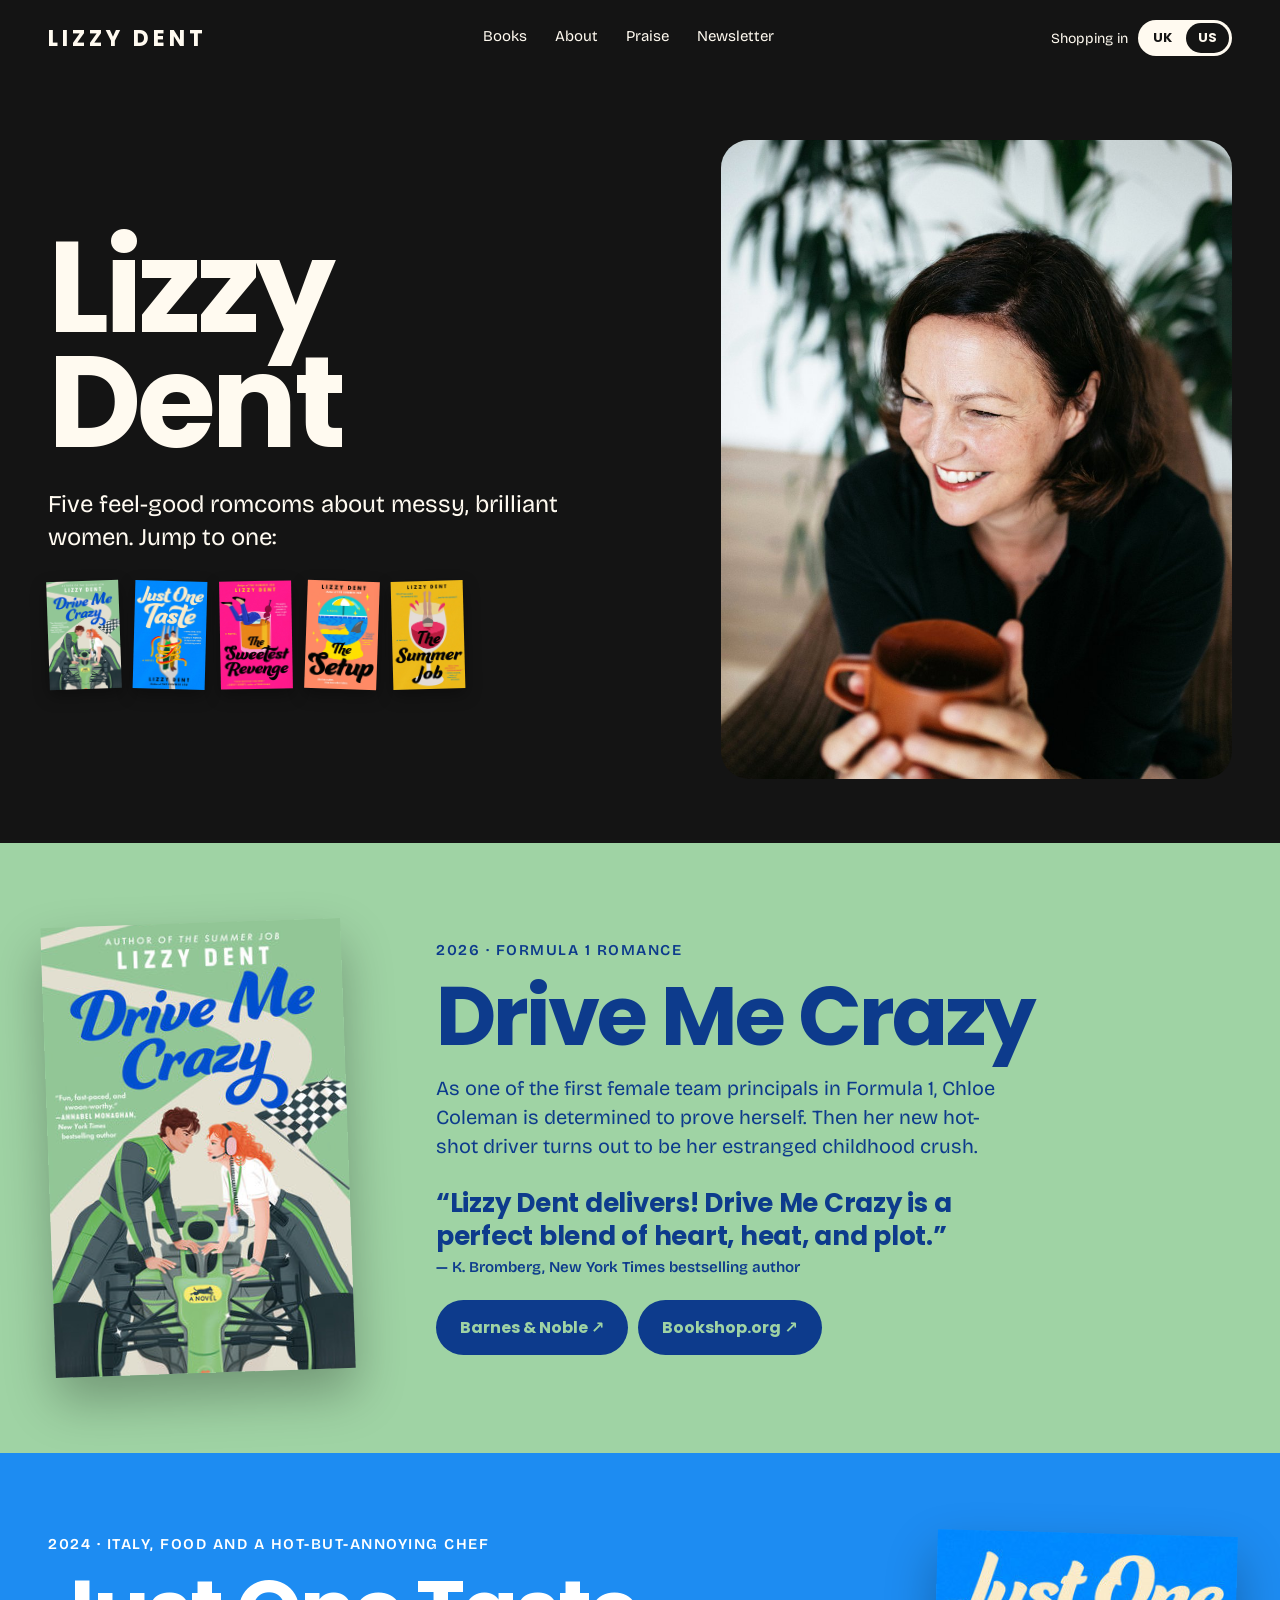
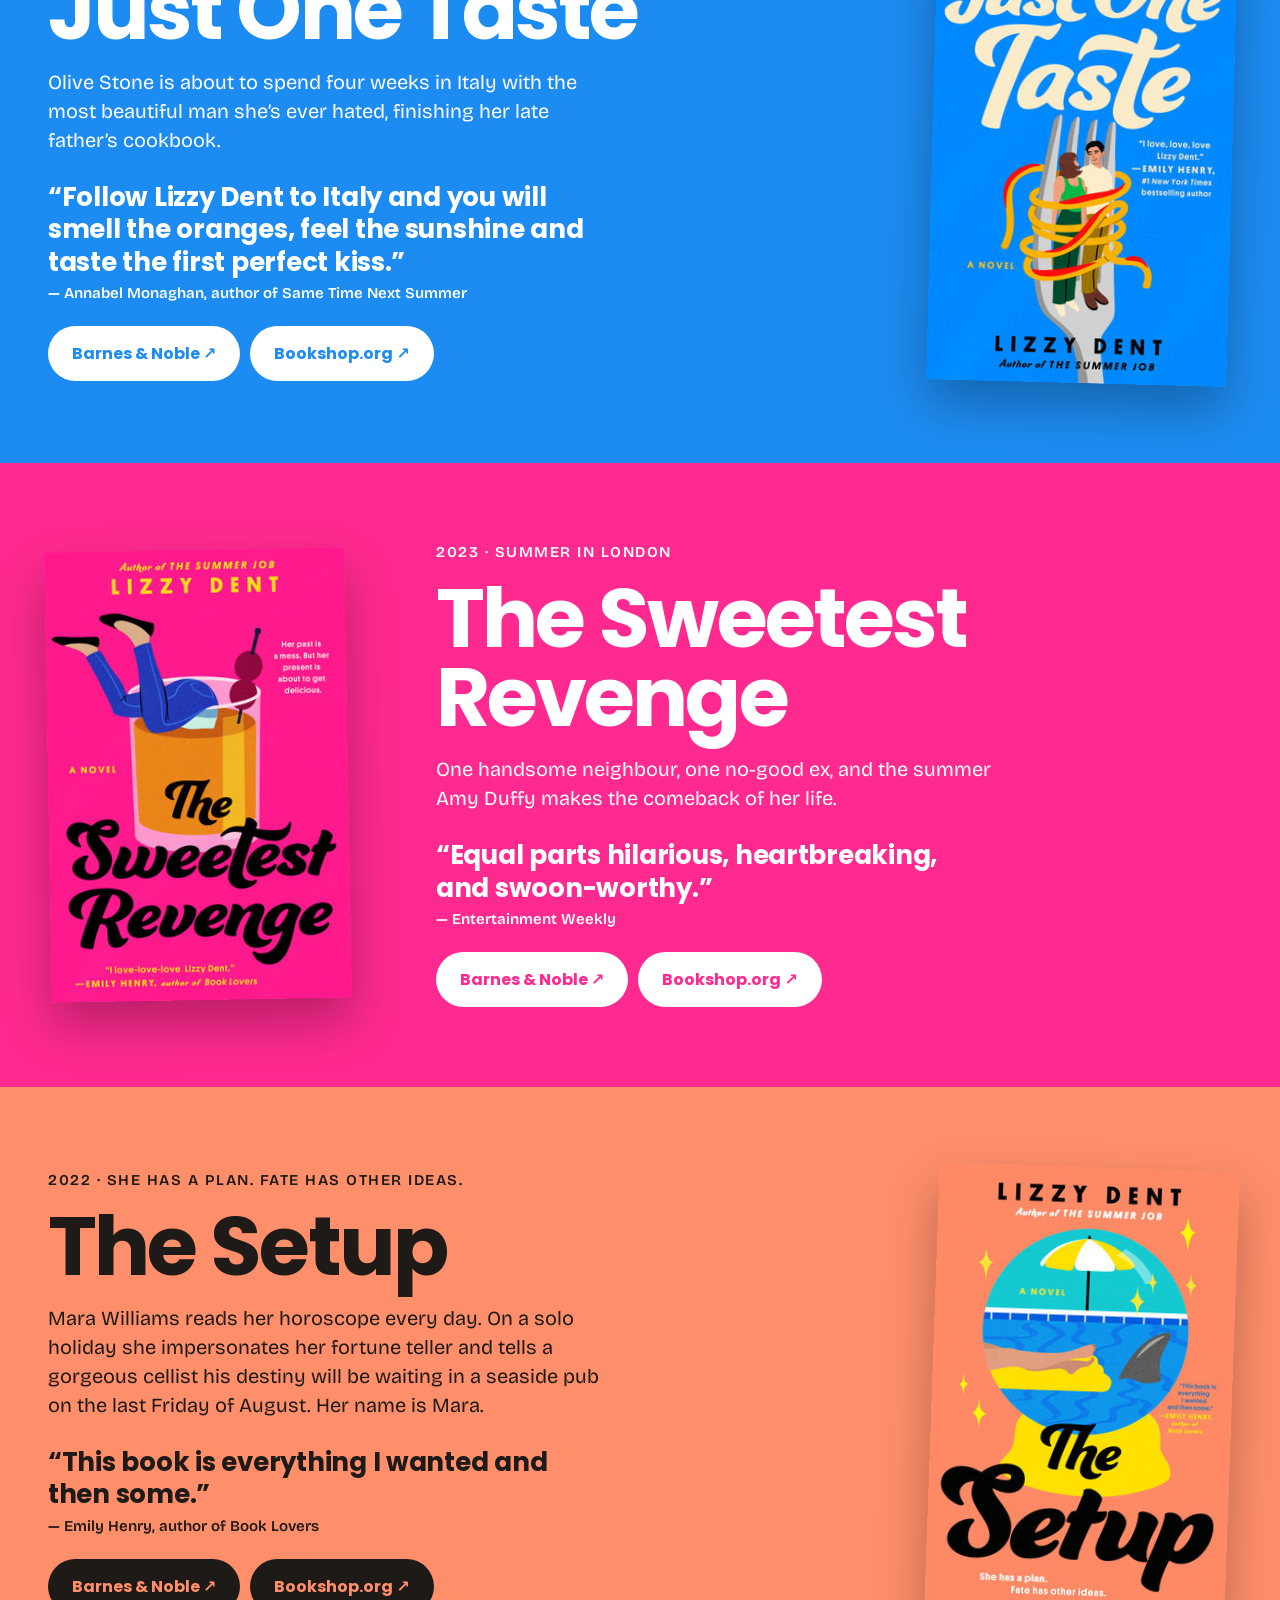
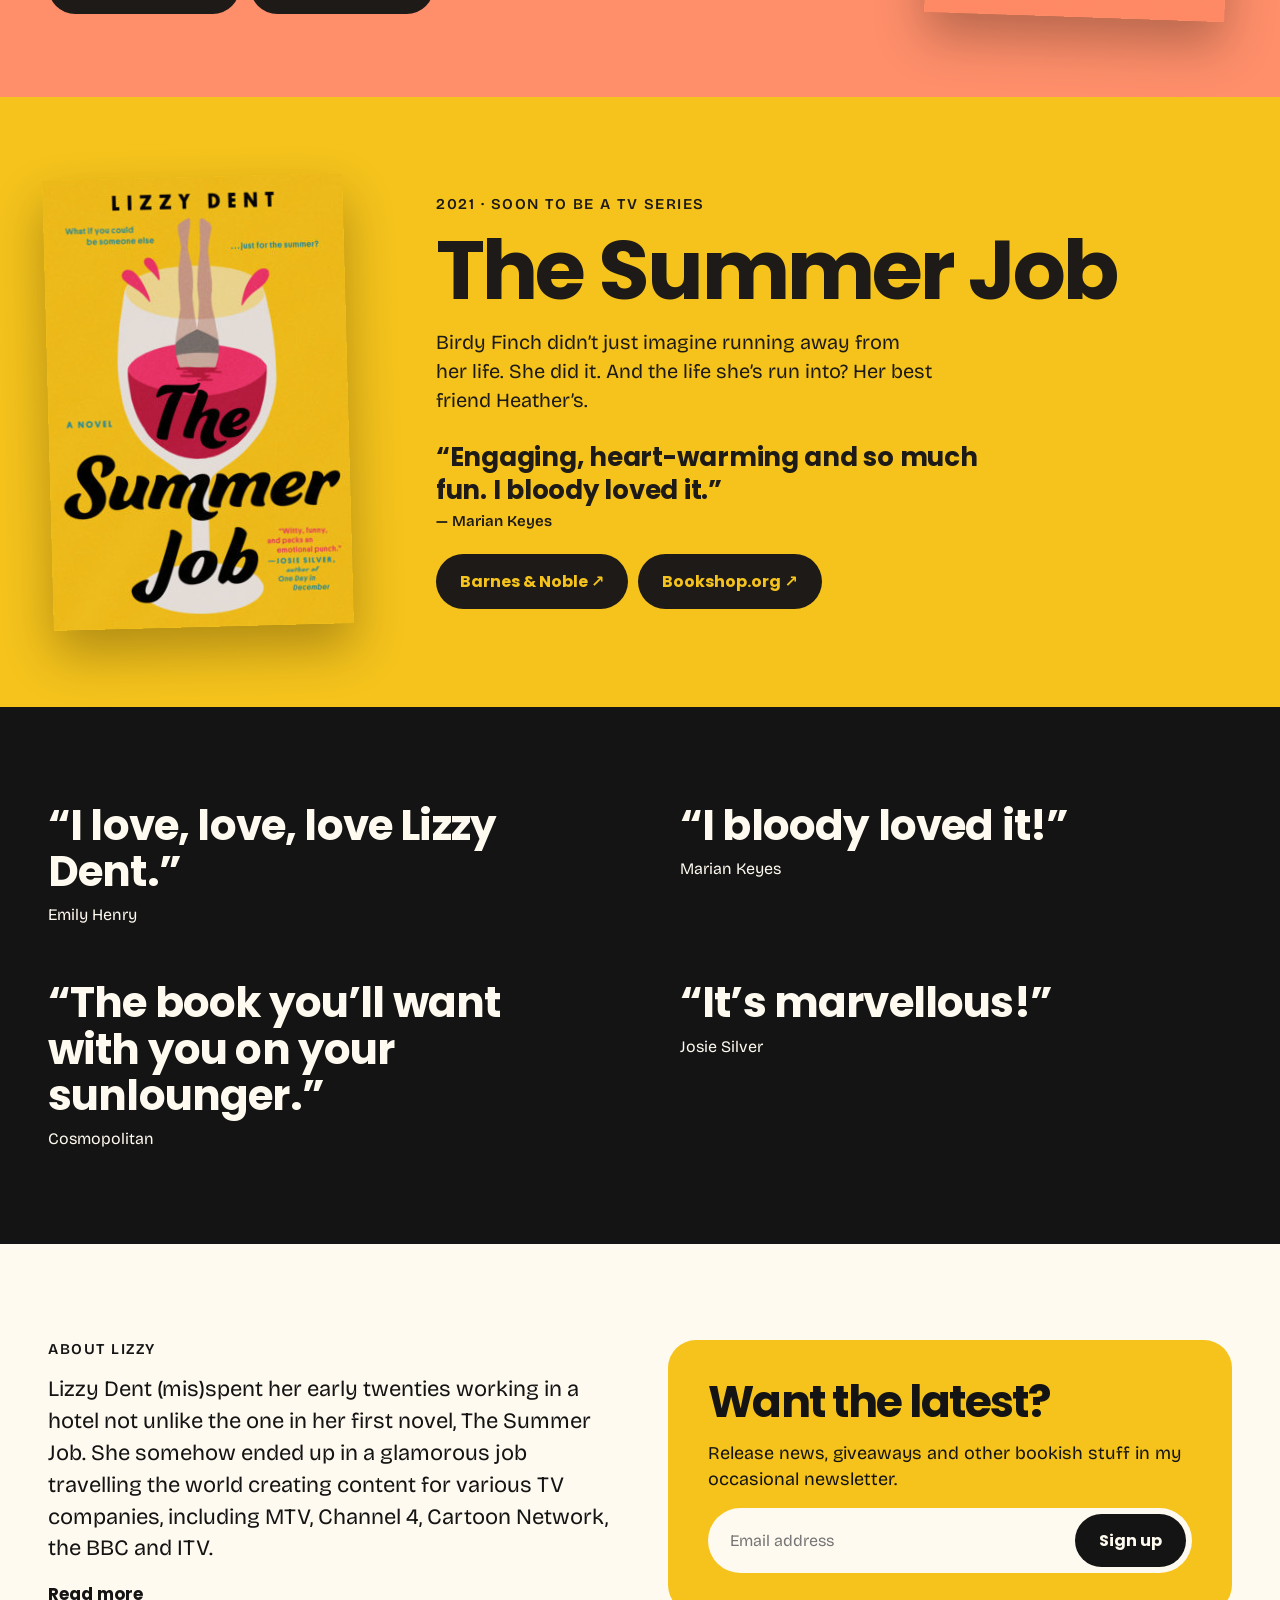
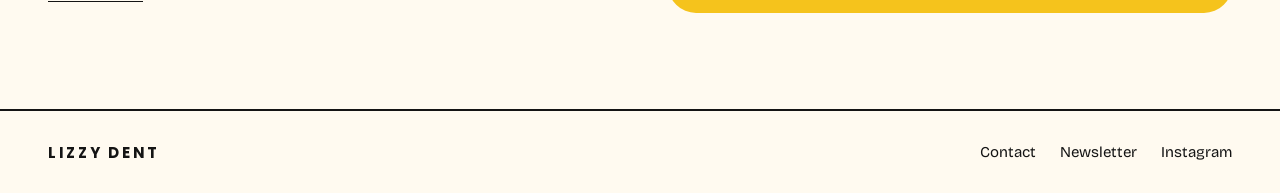
<file: index.html>
<!DOCTYPE html>
<html lang="en">
<head>
<meta charset="utf-8">
<meta name="viewport" content="width=device-width, initial-scale=1">
<title>Lizzy Dent</title>
<meta name="description" content="Lizzy Dent, author of Drive Me Crazy, Just One Taste, The Sweetest Revenge, The Setup and The Summer Job.">
<meta property="og:title" content="Lizzy Dent">
<meta property="og:description" content="Lizzy Dent, author of Drive Me Crazy, Just One Taste, The Sweetest Revenge, The Setup and The Summer Job.">
<meta property="og:image" content="https://www.lizzydent.com/assets/photo-cup.jpg">
<link rel="preconnect" href="https://fonts.googleapis.com">
<link rel="preconnect" href="https://fonts.gstatic.com" crossorigin>
<link href="https://fonts.googleapis.com/css2?family=Bricolage+Grotesque:opsz,wght@12..96,400;12..96,600&family=Poppins:wght@600;700&display=swap" rel="stylesheet">
<link rel="stylesheet" href="styles.css">
<link rel="icon" href="favicon.svg" type="image/svg+xml">
<meta name="theme-color" content="#141414">
<script>(function(){var r=null;try{r=localStorage.getItem('ld-region');}catch(e){}if(!r){r=(navigator.language||'').toLowerCase()==='en-us'?'US':'UK';}document.documentElement.dataset.region=r;})();</script>
</head>
<body data-page="home">
<header class="nav">
  <a class="logo" href="index.html">LIZZY DENT</a>
  <button class="menu-btn" aria-controls="site-nav">Menu</button>
  <nav class="links" id="site-nav">
    <a href="books.html" >Books</a>
    <a href="about.html" >About</a>
    <a href="praise.html" >Praise</a>
    <a href="newsletter.html" >Newsletter</a>
  </nav>
  <div class="region"><span>Shopping in</span><div class="switch"><button data-set-region="UK">UK</button><button data-set-region="US">US</button></div></div>
</header>
<main>

<section class="hero">
  <div class="hero-text">
    <h1>Lizzy<br>Dent</h1>
    <p>Five feel-good romcoms about messy, brilliant women. Jump to one:</p>
    <div class="mini"><a href="#book-0" style="transform:rotate(-2deg)"><img class=" uk" src="assets/uk-cover-drive-me-crazy.jpg" alt="Drive Me Crazy UK cover" ><img class=" us" src="assets/cover-drive-me-crazy.jpg" alt="Drive Me Crazy US cover" ></a><a href="#book-1" style="transform:rotate(1.5deg)"><img class=" uk" src="assets/uk-cover-just-one-taste.jpg" alt="Just One Taste UK cover" ><img class=" us" src="assets/cover-just-one-taste.jpg" alt="Just One Taste US cover" ></a><a href="#book-2" style="transform:rotate(-1deg)"><img class=" uk" src="assets/uk-cover-sweetest-revenge.png" alt="The Sweetest Revenge UK cover" ><img class=" us" src="assets/cover-sweetest-revenge.jpg" alt="The Sweetest Revenge US cover" ></a><a href="#book-3" style="transform:rotate(2deg)"><img class=" uk" src="assets/uk-cover-setup.jpg" alt="The Setup UK cover" ><img class=" us" src="assets/cover-setup.jpg" alt="The Setup US cover" ></a><a href="#book-4" style="transform:rotate(-1.5deg)"><img class=" uk" src="assets/uk-cover-summer-job.jpg" alt="The Summer Job UK cover" ><img class=" us" src="assets/cover-summer-job.jpg" alt="The Summer Job US cover" ></a></div>
  </div>
  <img class="hero-photo" src="assets/photo-cup.jpg" alt="Lizzy Dent">
</section>
<section class="band tint" id="book-0" style="--bg-uk:#e6a2c9;--ink-uk:#123a8f;--bg-us:#9fd3a4;--ink-us:#0d3b8c">
  <div class="band-cover" style="transform:rotate(-2deg)"><img class=" uk" src="assets/uk-cover-drive-me-crazy.jpg" alt="Drive Me Crazy UK cover" ><img class=" us" src="assets/cover-drive-me-crazy.jpg" alt="Drive Me Crazy US cover" ></div>
  <div class="band-text">
    <div class="eyebrow">2026 · Formula 1 romance</div>
    <h2>Drive Me Crazy</h2>
    <p class="blurb">As one of the first female team principals in Formula 1, Chloe Coleman is determined to prove herself. Then her new hot-shot driver turns out to be her estranged childhood crush.</p>
    <blockquote><p>“Lizzy Dent delivers! Drive Me Crazy is a perfect blend of heart, heat, and plot.”</p><cite>— K. Bromberg, New York Times bestselling author</cite></blockquote>
    <div class="buy uk"><a class="pill" href="https://www.amazon.co.uk/Drive-Me-Crazy-enemies-Formula-ebook/dp/B0GZ59N5JF?&amp;linkCode=sl2&amp;tag=pellerinbooks-21&amp;linkId=a5cf8221fe9ad056bc42409a5f89e475&amp;ref_=as_li_ss_tl" target="_blank" rel="noopener">Amazon ↗</a></div><div class="buy us"><a class="pill" href="https://www.barnesandnoble.com/w/drive-me-crazy-lizzy-dent/1147241819?ean=9798217045204" target="_blank" rel="noopener">Barnes &amp; Noble ↗</a><a class="pill" href="https://bookshop.org/search?keywords=Drive%20Me%20Crazy%20Lizzy%20Dent" target="_blank" rel="noopener">Bookshop.org ↗</a></div>
  </div>
</section>
<section class="band tint flip" id="book-1" style="--bg-uk:#16a6e6;--ink-uk:#ffffff;--bg-us:#1d8cf2;--ink-us:#ffffff">
  <div class="band-cover" style="transform:rotate(1.5deg)"><img class=" uk" src="assets/uk-cover-just-one-taste.jpg" alt="Just One Taste UK cover" ><img class=" us" src="assets/cover-just-one-taste.jpg" alt="Just One Taste US cover" ></div>
  <div class="band-text">
    <div class="eyebrow">2024 · Italy, food and a hot-but-annoying chef</div>
    <h2>Just One Taste</h2>
    <p class="blurb">Olive Stone is about to spend four weeks in Italy with the most beautiful man she’s ever hated, finishing her late father’s cookbook.</p>
    <blockquote><p>“Follow Lizzy Dent to Italy and you will smell the oranges, feel the sunshine and taste the first perfect kiss.”</p><cite>— Annabel Monaghan, author of Same Time Next Summer</cite></blockquote>
    <div class="buy uk"><a class="pill" href="https://www.amazon.co.uk/Just-One-Taste-enemies-lovers/dp/1807470822" target="_blank" rel="noopener">Amazon ↗</a></div><div class="buy us"><a class="pill" href="https://www.barnesandnoble.com/w/just-one-taste-lizzy-dent/1144231770?ean=9780593716038" target="_blank" rel="noopener">Barnes &amp; Noble ↗</a><a class="pill" href="https://bookshop.org/search?keywords=Just%20One%20Taste%20Lizzy%20Dent" target="_blank" rel="noopener">Bookshop.org ↗</a></div>
  </div>
</section>
<section class="band tint" id="book-2" style="--bg-uk:#ff2a8f;--ink-uk:#ffffff;--bg-us:#ff2a8f;--ink-us:#ffffff">
  <div class="band-cover" style="transform:rotate(-1deg)"><img class=" uk" src="assets/uk-cover-sweetest-revenge.png" alt="The Sweetest Revenge UK cover" ><img class=" us" src="assets/cover-sweetest-revenge.jpg" alt="The Sweetest Revenge US cover" ></div>
  <div class="band-text">
    <div class="eyebrow">2023 · Summer in London</div>
    <h2>The Sweetest Revenge</h2>
    <p class="blurb">One handsome neighbour, one no-good ex, and the summer Amy Duffy makes the comeback of her life.</p>
    <blockquote><p>“Equal parts hilarious, heartbreaking, and swoon-worthy.”</p><cite>— Entertainment Weekly</cite></blockquote>
    <div class="buy uk"><a class="pill" href="https://www.waterstones.com/book/the-sweetest-revenge/lizzy-dent/9780593545478" target="_blank" rel="noopener">Waterstones ↗</a><a class="pill" href="https://uk.bookshop.org/search?keywords=The%20Sweetest%20Revenge%20Lizzy%20Dent" target="_blank" rel="noopener">Bookshop.org ↗</a></div><div class="buy us"><a class="pill" href="https://www.barnesandnoble.com/w/the-sweetest-revenge-lizzy-dent/1142242257?ean=9780593545478" target="_blank" rel="noopener">Barnes &amp; Noble ↗</a><a class="pill" href="https://bookshop.org/search?keywords=The%20Sweetest%20Revenge%20Lizzy%20Dent" target="_blank" rel="noopener">Bookshop.org ↗</a></div>
  </div>
</section>
<section class="band tint flip" id="book-3" style="--bg-uk:#4a22b8;--ink-uk:#ffffff;--bg-us:#ff8f6b;--ink-us:#1d1a17">
  <div class="band-cover" style="transform:rotate(2deg)"><img class=" uk" src="assets/uk-cover-setup.jpg" alt="The Setup UK cover" ><img class=" us" src="assets/cover-setup.jpg" alt="The Setup US cover" ></div>
  <div class="band-text">
    <div class="eyebrow">2022 · She has a plan. Fate has other ideas.</div>
    <h2>The Setup</h2>
    <p class="blurb">Mara Williams reads her horoscope every day. On a solo holiday she impersonates her fortune teller and tells a gorgeous cellist his destiny will be waiting in a seaside pub on the last Friday of August. Her name is Mara.</p>
    <blockquote><p>“This book is everything I wanted and then some.”</p><cite>— Emily Henry, author of Book Lovers</cite></blockquote>
    <div class="buy uk"><a class="pill" href="https://www.waterstones.com/books/search/term/The%20Setup%20Lizzy%20Dent" target="_blank" rel="noopener">Waterstones ↗</a><a class="pill" href="https://uk.bookshop.org/p/books/the-setup-a-funny-fresh-feel-good-rom-com-lizzy-dent/0a18a751d5a58135?ean=9780241994306" target="_blank" rel="noopener">Bookshop.org ↗</a></div><div class="buy us"><a class="pill" href="https://www.barnesandnoble.com/w/the-setup-lizzy-dent/1140149723?ean=9780593422069" target="_blank" rel="noopener">Barnes &amp; Noble ↗</a><a class="pill" href="https://bookshop.org/search?keywords=The%20Setup%20Lizzy%20Dent" target="_blank" rel="noopener">Bookshop.org ↗</a></div>
  </div>
</section>
<section class="band tint" id="book-4" style="--bg-uk:#fcc400;--ink-uk:#1d1a17;--bg-us:#f5c31c;--ink-us:#1d1a17">
  <div class="band-cover" style="transform:rotate(-1.5deg)"><img class=" uk" src="assets/uk-cover-summer-job.jpg" alt="The Summer Job UK cover" ><img class=" us" src="assets/cover-summer-job.jpg" alt="The Summer Job US cover" ></div>
  <div class="band-text">
    <div class="eyebrow">2021 · Soon to be a TV series</div>
    <h2>The Summer Job</h2>
    <p class="blurb">Birdy Finch didn’t just imagine running away from her life. She did it. And the life she’s run into? Her best friend Heather’s.</p>
    <blockquote><p>“Engaging, heart-warming and so much fun. I bloody loved it.”</p><cite>— Marian Keyes</cite></blockquote>
    <div class="buy uk"><a class="pill" href="https://www.waterstones.com/book/9780241990520" target="_blank" rel="noopener">Waterstones ↗</a><a class="pill" href="https://uk.bookshop.org/p/books/the-summer-job-a-hilarious-story-about-a-lie-that-gets-out-of-hand-soon-to-be-a-tv-series-lizzy-dent/fd01590f2c820f12?ean=9780241990520" target="_blank" rel="noopener">Bookshop.org ↗</a></div><div class="buy us"><a class="pill" href="https://www.barnesandnoble.com/w/the-summer-job-lizzy-dent/1137570672?ean=9780593328118" target="_blank" rel="noopener">Barnes &amp; Noble ↗</a><a class="pill" href="https://bookshop.org/search?keywords=The%20Summer%20Job%20Lizzy%20Dent" target="_blank" rel="noopener">Bookshop.org ↗</a></div>
  </div>
</section>
<section class="quotes">
  <figure><blockquote>“I love, love, love Lizzy Dent.”</blockquote><figcaption>Emily Henry</figcaption></figure>
  <figure><blockquote>“I bloody loved it!”</blockquote><figcaption>Marian Keyes</figcaption></figure>
  <figure><blockquote>“The book you’ll want with you on your sunlounger.”</blockquote><figcaption>Cosmopolitan</figcaption></figure>
  <figure><blockquote>“It’s marvellous!”</blockquote><figcaption>Josie Silver</figcaption></figure>
</section>
<section class="about-news">
  <div>
    <div class="eyebrow">About Lizzy</div>
    <p class="lead">Lizzy Dent (mis)spent her early twenties working in a hotel not unlike the one in her first novel, The Summer Job. She somehow ended up in a glamorous job travelling the world creating content for various TV companies, including MTV, Channel 4, Cartoon Network, the BBC and ITV.</p>
    <a class="underline" href="about.html">Read more</a>
  </div>
  <div class="news-card">
    <h2>Want the latest?</h2>
    <p>Release news, giveaways and other bookish stuff in my occasional newsletter.</p>
    <form class="signup " data-signup action="https://lizzydent.substack.com/subscribe" method="get" target="_blank">
  <input type="email" name="email" placeholder="Email address" required aria-label="Email address">
  <button type="submit">Sign up</button>
</form>
<p class="thanks" hidden>Almost there! Finish signing up in the Substack tab that just opened.</p>
  </div>
</section>
</main>
<footer class="foot">
  <div class="logo">LIZZY DENT</div>
  <div class="foot-links"><a href="about.html#contact">Contact</a><a href="newsletter.html">Newsletter</a><a href="https://www.instagram.com/lizzy.dent/" target="_blank" rel="noopener">Instagram</a></div>
</footer>
<script src="script.js"></script>
</body>
</html>
</file>
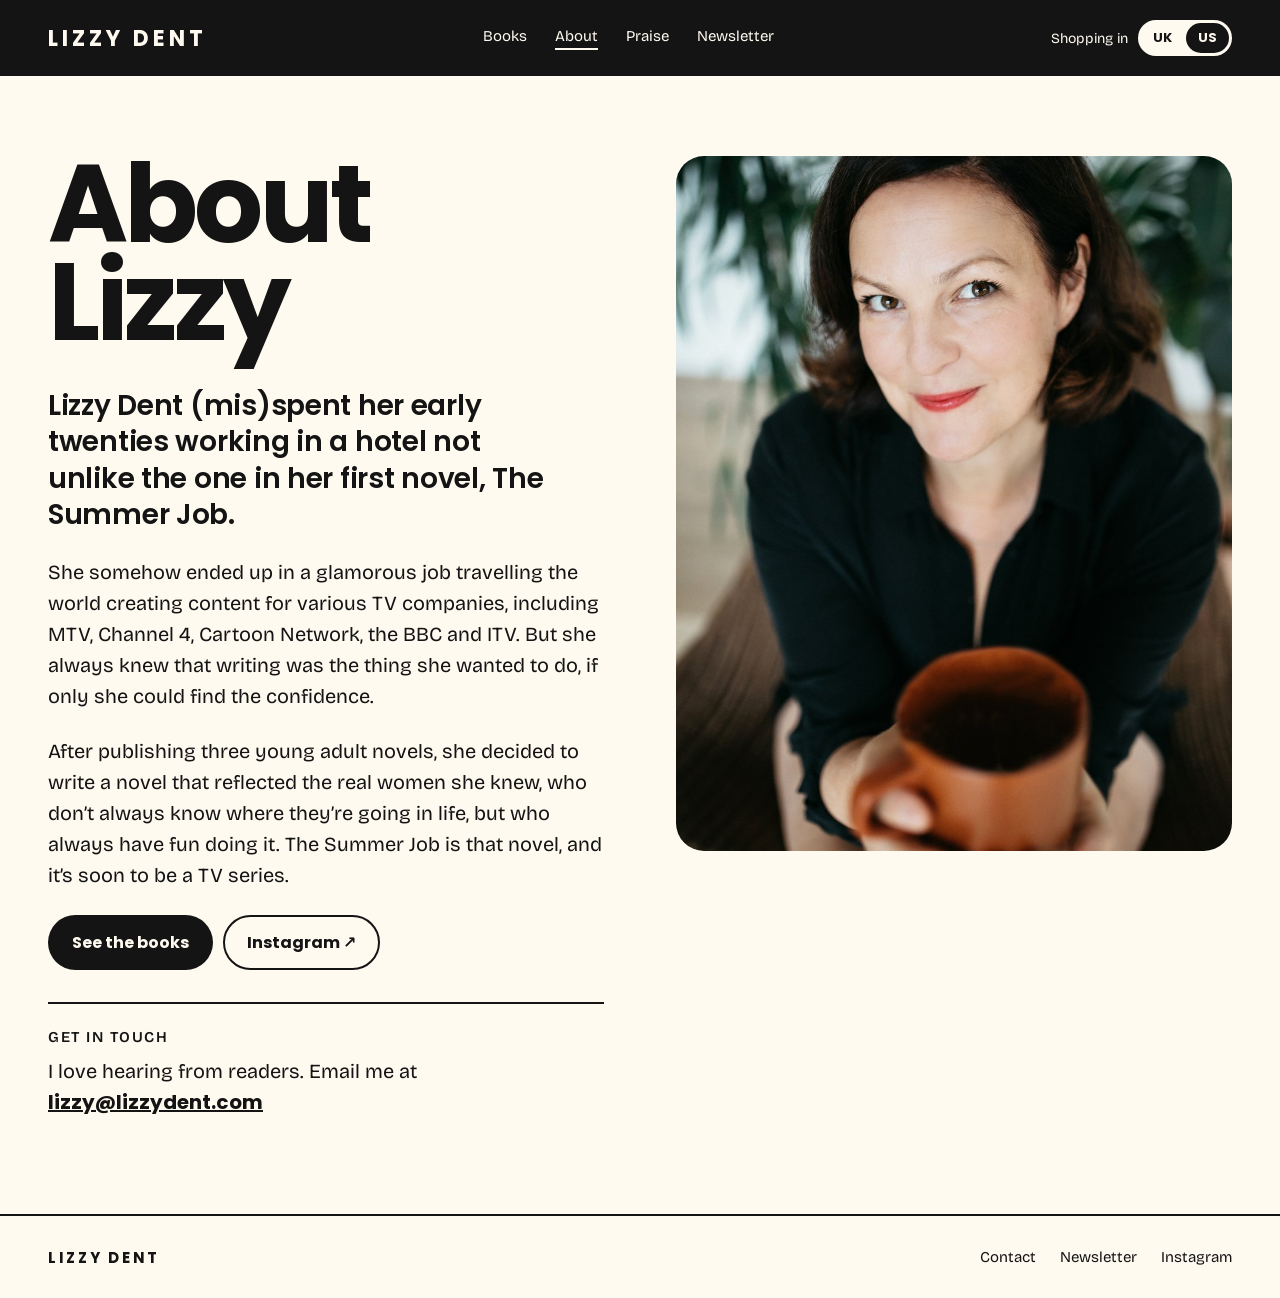
<file: about.html>
<!DOCTYPE html>
<html lang="en">
<head>
<meta charset="utf-8">
<meta name="viewport" content="width=device-width, initial-scale=1">
<title>About · Lizzy Dent</title>
<meta name="description" content="About Lizzy Dent.">
<meta property="og:title" content="About · Lizzy Dent">
<meta property="og:description" content="About Lizzy Dent.">
<meta property="og:image" content="https://www.lizzydent.com/assets/photo-cup.jpg">
<link rel="preconnect" href="https://fonts.googleapis.com">
<link rel="preconnect" href="https://fonts.gstatic.com" crossorigin>
<link href="https://fonts.googleapis.com/css2?family=Bricolage+Grotesque:opsz,wght@12..96,400;12..96,600&family=Poppins:wght@600;700&display=swap" rel="stylesheet">
<link rel="stylesheet" href="styles.css">
<link rel="icon" href="favicon.svg" type="image/svg+xml">
<meta name="theme-color" content="#141414">
<script>(function(){var r=null;try{r=localStorage.getItem('ld-region');}catch(e){}if(!r){r=(navigator.language||'').toLowerCase()==='en-us'?'US':'UK';}document.documentElement.dataset.region=r;})();</script>
</head>
<body data-page="about">
<header class="nav">
  <a class="logo" href="index.html">LIZZY DENT</a>
  <button class="menu-btn" aria-controls="site-nav">Menu</button>
  <nav class="links" id="site-nav">
    <a href="books.html" >Books</a>
    <a href="about.html" aria-current="page">About</a>
    <a href="praise.html" >Praise</a>
    <a href="newsletter.html" >Newsletter</a>
  </nav>
  <div class="region"><span>Shopping in</span><div class="switch"><button data-set-region="UK">UK</button><button data-set-region="US">US</button></div></div>
</header>
<main>

<section class="about">
  <div>
    <h1>About Lizzy</h1>
    <p class="lead">Lizzy Dent (mis)spent her early twenties working in a hotel not unlike the one in her first novel, The Summer Job.</p>
    <p>She somehow ended up in a glamorous job travelling the world creating content for various TV companies, including MTV, Channel 4, Cartoon Network, the BBC and ITV. But she always knew that writing was the thing she wanted to do, if only she could find the confidence.</p>
    <p>After publishing three young adult novels, she decided to write a novel that reflected the real women she knew, who don’t always know where they’re going in life, but who always have fun doing it. The Summer Job is that novel, and it’s soon to be a TV series.</p>
    <div class="row"><a class="pill dark" href="books.html">See the books</a><a class="pill outline" href="https://www.instagram.com/lizzy.dent/" target="_blank" rel="noopener">Instagram ↗</a></div>
    <div class="contact" id="contact">
      <div class="eyebrow">Get in touch</div>
      <p>I love hearing from readers. Email me at <a class="underline" data-user="lizzy" data-domain="lizzydent.com">lizzy [at] lizzydent [dot] com</a></p>
    </div>
  </div>
  <img src="assets/photo-offer.jpg" alt="Lizzy Dent">
</section>
</main>
<footer class="foot">
  <div class="logo">LIZZY DENT</div>
  <div class="foot-links"><a href="about.html#contact">Contact</a><a href="newsletter.html">Newsletter</a><a href="https://www.instagram.com/lizzy.dent/" target="_blank" rel="noopener">Instagram</a></div>
</footer>
<script src="script.js"></script>
</body>
</html>
</file>
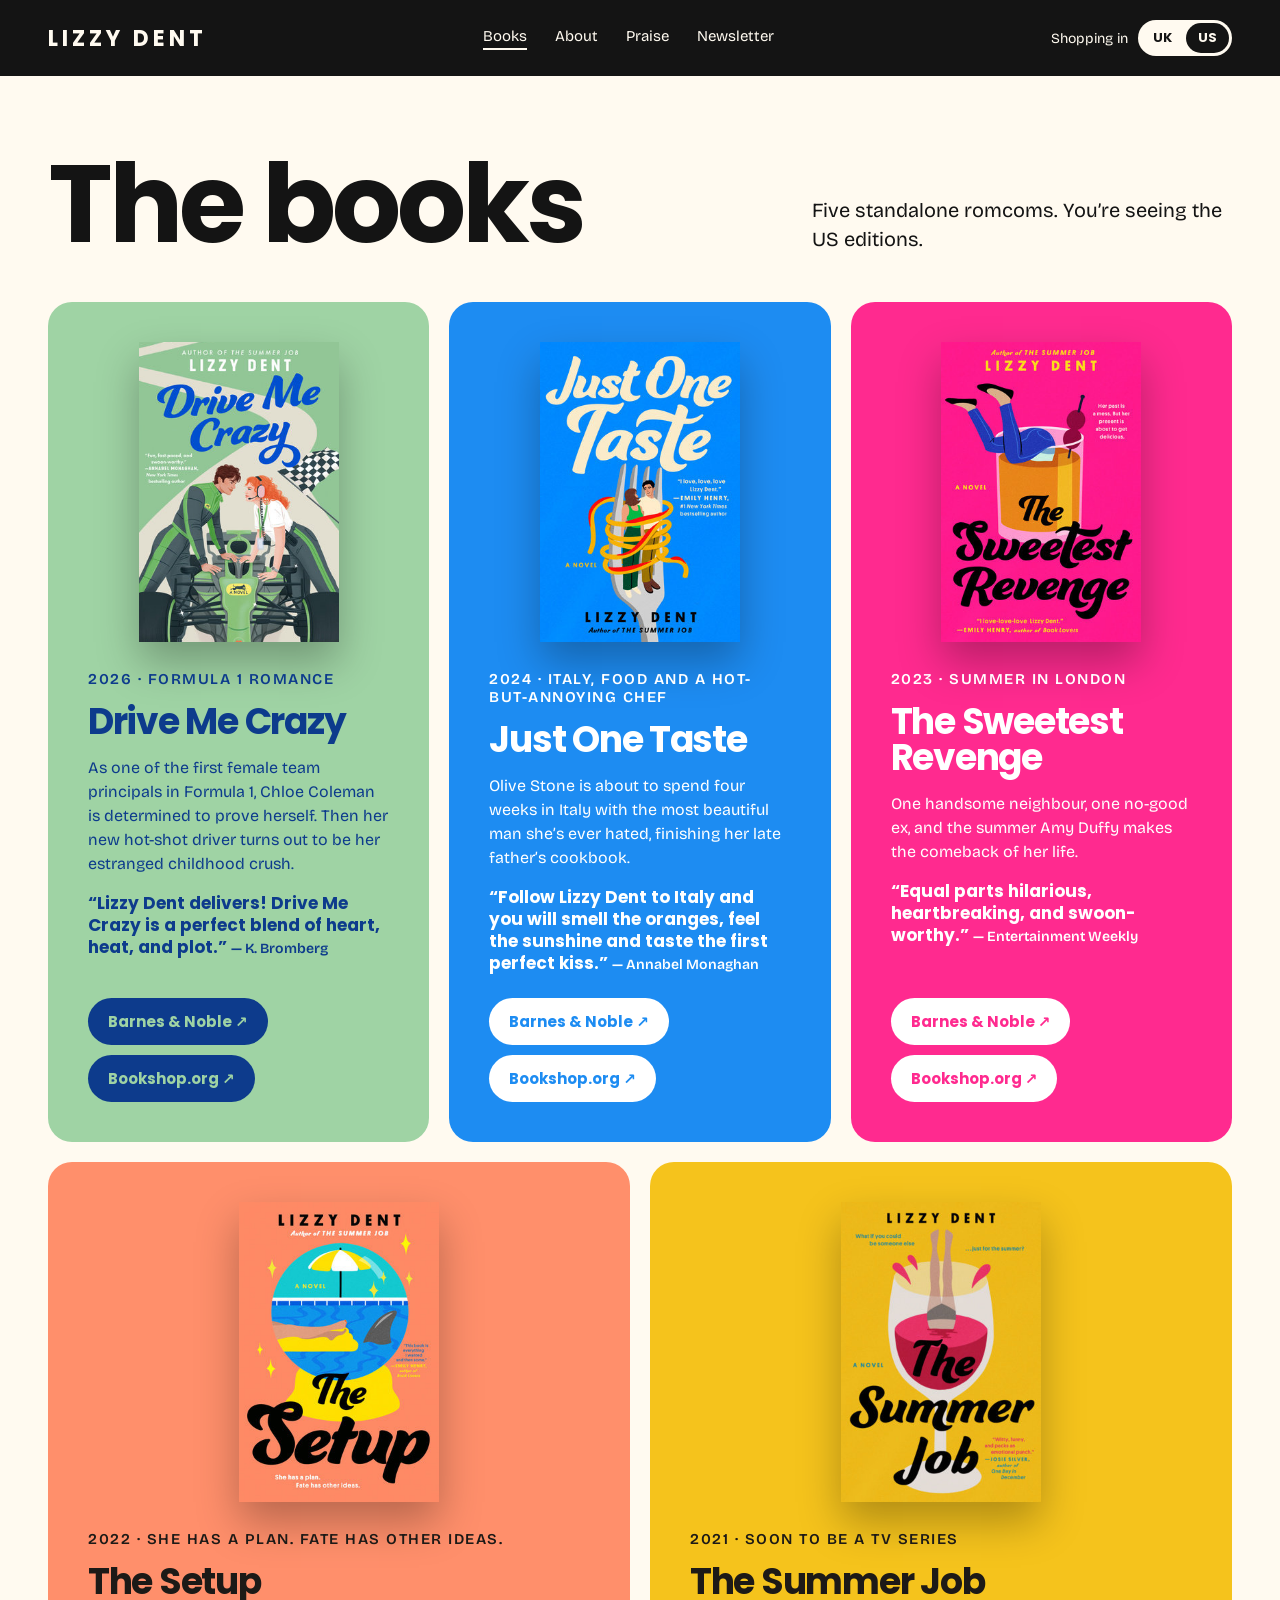
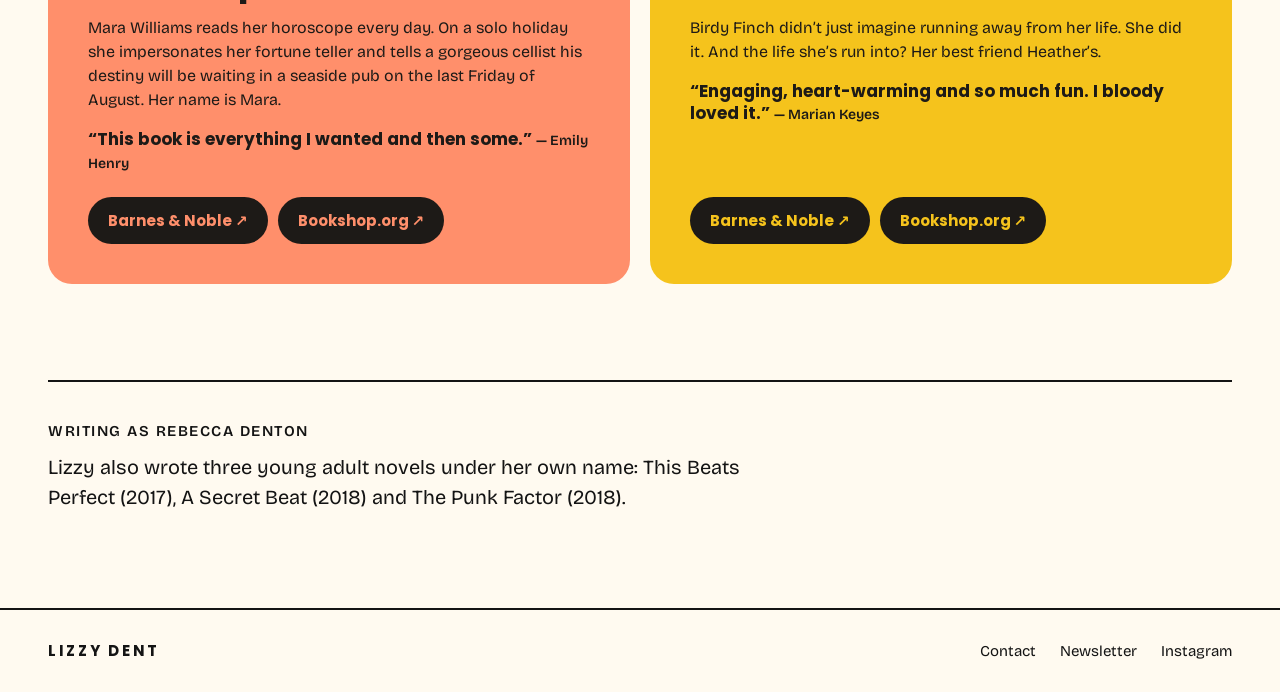
<file: books.html>
<!DOCTYPE html>
<html lang="en">
<head>
<meta charset="utf-8">
<meta name="viewport" content="width=device-width, initial-scale=1">
<title>Books · Lizzy Dent</title>
<meta name="description" content="All five novels by Lizzy Dent, with links to buy in the UK and US.">
<meta property="og:title" content="Books · Lizzy Dent">
<meta property="og:description" content="All five novels by Lizzy Dent, with links to buy in the UK and US.">
<meta property="og:image" content="https://www.lizzydent.com/assets/photo-cup.jpg">
<link rel="preconnect" href="https://fonts.googleapis.com">
<link rel="preconnect" href="https://fonts.gstatic.com" crossorigin>
<link href="https://fonts.googleapis.com/css2?family=Bricolage+Grotesque:opsz,wght@12..96,400;12..96,600&family=Poppins:wght@600;700&display=swap" rel="stylesheet">
<link rel="stylesheet" href="styles.css">
<link rel="icon" href="favicon.svg" type="image/svg+xml">
<meta name="theme-color" content="#141414">
<script>(function(){var r=null;try{r=localStorage.getItem('ld-region');}catch(e){}if(!r){r=(navigator.language||'').toLowerCase()==='en-us'?'US':'UK';}document.documentElement.dataset.region=r;})();</script>
</head>
<body data-page="books">
<header class="nav">
  <a class="logo" href="index.html">LIZZY DENT</a>
  <button class="menu-btn" aria-controls="site-nav">Menu</button>
  <nav class="links" id="site-nav">
    <a href="books.html" aria-current="page">Books</a>
    <a href="about.html" >About</a>
    <a href="praise.html" >Praise</a>
    <a href="newsletter.html" >Newsletter</a>
  </nav>
  <div class="region"><span>Shopping in</span><div class="switch"><button data-set-region="UK">UK</button><button data-set-region="US">US</button></div></div>
</header>
<main>

<section class="page-head">
  <h1>The books</h1>
  <p>Five standalone romcoms. You’re seeing the <span class="uk-i">UK</span><span class="us-i">US</span> editions.</p>
</section>
<section class="tiles">
  <article class="tile tint span2" style="--bg-uk:#e6a2c9;--ink-uk:#123a8f;--bg-us:#9fd3a4;--ink-us:#0d3b8c">
    <div class="tile-cover"><img class=" uk" src="assets/uk-cover-drive-me-crazy.jpg" alt="Drive Me Crazy UK cover" ><img class=" us" src="assets/cover-drive-me-crazy.jpg" alt="Drive Me Crazy US cover" ></div>
    <div class="eyebrow">2026 · Formula 1 romance</div>
    <h2>Drive Me Crazy</h2>
    <p>As one of the first female team principals in Formula 1, Chloe Coleman is determined to prove herself. Then her new hot-shot driver turns out to be her estranged childhood crush.</p>
    <p class="tile-quote">“Lizzy Dent delivers! Drive Me Crazy is a perfect blend of heart, heat, and plot.” <span>— K. Bromberg</span></p>
    <div class="buy uk"><a class="pill" href="https://www.amazon.co.uk/Drive-Me-Crazy-enemies-Formula-ebook/dp/B0GZ59N5JF?&amp;linkCode=sl2&amp;tag=pellerinbooks-21&amp;linkId=a5cf8221fe9ad056bc42409a5f89e475&amp;ref_=as_li_ss_tl" target="_blank" rel="noopener">Amazon ↗</a></div><div class="buy us"><a class="pill" href="https://www.barnesandnoble.com/w/drive-me-crazy-lizzy-dent/1147241819?ean=9798217045204" target="_blank" rel="noopener">Barnes &amp; Noble ↗</a><a class="pill" href="https://bookshop.org/search?keywords=Drive%20Me%20Crazy%20Lizzy%20Dent" target="_blank" rel="noopener">Bookshop.org ↗</a></div>
  </article>
  <article class="tile tint span2" style="--bg-uk:#16a6e6;--ink-uk:#ffffff;--bg-us:#1d8cf2;--ink-us:#ffffff">
    <div class="tile-cover"><img class=" uk" src="assets/uk-cover-just-one-taste.jpg" alt="Just One Taste UK cover" ><img class=" us" src="assets/cover-just-one-taste.jpg" alt="Just One Taste US cover" ></div>
    <div class="eyebrow">2024 · Italy, food and a hot-but-annoying chef</div>
    <h2>Just One Taste</h2>
    <p>Olive Stone is about to spend four weeks in Italy with the most beautiful man she’s ever hated, finishing her late father’s cookbook.</p>
    <p class="tile-quote">“Follow Lizzy Dent to Italy and you will smell the oranges, feel the sunshine and taste the first perfect kiss.” <span>— Annabel Monaghan</span></p>
    <div class="buy uk"><a class="pill" href="https://www.amazon.co.uk/Just-One-Taste-enemies-lovers/dp/1807470822" target="_blank" rel="noopener">Amazon ↗</a></div><div class="buy us"><a class="pill" href="https://www.barnesandnoble.com/w/just-one-taste-lizzy-dent/1144231770?ean=9780593716038" target="_blank" rel="noopener">Barnes &amp; Noble ↗</a><a class="pill" href="https://bookshop.org/search?keywords=Just%20One%20Taste%20Lizzy%20Dent" target="_blank" rel="noopener">Bookshop.org ↗</a></div>
  </article>
  <article class="tile tint span2" style="--bg-uk:#ff2a8f;--ink-uk:#ffffff;--bg-us:#ff2a8f;--ink-us:#ffffff">
    <div class="tile-cover"><img class=" uk" src="assets/uk-cover-sweetest-revenge.png" alt="The Sweetest Revenge UK cover" ><img class=" us" src="assets/cover-sweetest-revenge.jpg" alt="The Sweetest Revenge US cover" ></div>
    <div class="eyebrow">2023 · Summer in London</div>
    <h2>The Sweetest Revenge</h2>
    <p>One handsome neighbour, one no-good ex, and the summer Amy Duffy makes the comeback of her life.</p>
    <p class="tile-quote">“Equal parts hilarious, heartbreaking, and swoon-worthy.” <span>— Entertainment Weekly</span></p>
    <div class="buy uk"><a class="pill" href="https://www.waterstones.com/book/the-sweetest-revenge/lizzy-dent/9780593545478" target="_blank" rel="noopener">Waterstones ↗</a><a class="pill" href="https://uk.bookshop.org/search?keywords=The%20Sweetest%20Revenge%20Lizzy%20Dent" target="_blank" rel="noopener">Bookshop.org ↗</a></div><div class="buy us"><a class="pill" href="https://www.barnesandnoble.com/w/the-sweetest-revenge-lizzy-dent/1142242257?ean=9780593545478" target="_blank" rel="noopener">Barnes &amp; Noble ↗</a><a class="pill" href="https://bookshop.org/search?keywords=The%20Sweetest%20Revenge%20Lizzy%20Dent" target="_blank" rel="noopener">Bookshop.org ↗</a></div>
  </article>
  <article class="tile tint span3" style="--bg-uk:#4a22b8;--ink-uk:#ffffff;--bg-us:#ff8f6b;--ink-us:#1d1a17">
    <div class="tile-cover"><img class=" uk" src="assets/uk-cover-setup.jpg" alt="The Setup UK cover" ><img class=" us" src="assets/cover-setup.jpg" alt="The Setup US cover" ></div>
    <div class="eyebrow">2022 · She has a plan. Fate has other ideas.</div>
    <h2>The Setup</h2>
    <p>Mara Williams reads her horoscope every day. On a solo holiday she impersonates her fortune teller and tells a gorgeous cellist his destiny will be waiting in a seaside pub on the last Friday of August. Her name is Mara.</p>
    <p class="tile-quote">“This book is everything I wanted and then some.” <span>— Emily Henry</span></p>
    <div class="buy uk"><a class="pill" href="https://www.waterstones.com/books/search/term/The%20Setup%20Lizzy%20Dent" target="_blank" rel="noopener">Waterstones ↗</a><a class="pill" href="https://uk.bookshop.org/p/books/the-setup-a-funny-fresh-feel-good-rom-com-lizzy-dent/0a18a751d5a58135?ean=9780241994306" target="_blank" rel="noopener">Bookshop.org ↗</a></div><div class="buy us"><a class="pill" href="https://www.barnesandnoble.com/w/the-setup-lizzy-dent/1140149723?ean=9780593422069" target="_blank" rel="noopener">Barnes &amp; Noble ↗</a><a class="pill" href="https://bookshop.org/search?keywords=The%20Setup%20Lizzy%20Dent" target="_blank" rel="noopener">Bookshop.org ↗</a></div>
  </article>
  <article class="tile tint span3" style="--bg-uk:#fcc400;--ink-uk:#1d1a17;--bg-us:#f5c31c;--ink-us:#1d1a17">
    <div class="tile-cover"><img class=" uk" src="assets/uk-cover-summer-job.jpg" alt="The Summer Job UK cover" ><img class=" us" src="assets/cover-summer-job.jpg" alt="The Summer Job US cover" ></div>
    <div class="eyebrow">2021 · Soon to be a TV series</div>
    <h2>The Summer Job</h2>
    <p>Birdy Finch didn’t just imagine running away from her life. She did it. And the life she’s run into? Her best friend Heather’s.</p>
    <p class="tile-quote">“Engaging, heart-warming and so much fun. I bloody loved it.” <span>— Marian Keyes</span></p>
    <div class="buy uk"><a class="pill" href="https://www.waterstones.com/book/9780241990520" target="_blank" rel="noopener">Waterstones ↗</a><a class="pill" href="https://uk.bookshop.org/p/books/the-summer-job-a-hilarious-story-about-a-lie-that-gets-out-of-hand-soon-to-be-a-tv-series-lizzy-dent/fd01590f2c820f12?ean=9780241990520" target="_blank" rel="noopener">Bookshop.org ↗</a></div><div class="buy us"><a class="pill" href="https://www.barnesandnoble.com/w/the-summer-job-lizzy-dent/1137570672?ean=9780593328118" target="_blank" rel="noopener">Barnes &amp; Noble ↗</a><a class="pill" href="https://bookshop.org/search?keywords=The%20Summer%20Job%20Lizzy%20Dent" target="_blank" rel="noopener">Bookshop.org ↗</a></div>
  </article>
</section>
<section class="aside">
  <div class="eyebrow">Writing as Rebecca Denton</div>
  <p>Lizzy also wrote three young adult novels under her own name: This Beats Perfect (2017), A Secret Beat (2018) and The Punk Factor (2018).</p>
</section>
</main>
<footer class="foot">
  <div class="logo">LIZZY DENT</div>
  <div class="foot-links"><a href="about.html#contact">Contact</a><a href="newsletter.html">Newsletter</a><a href="https://www.instagram.com/lizzy.dent/" target="_blank" rel="noopener">Instagram</a></div>
</footer>
<script src="script.js"></script>
</body>
</html>
</file>
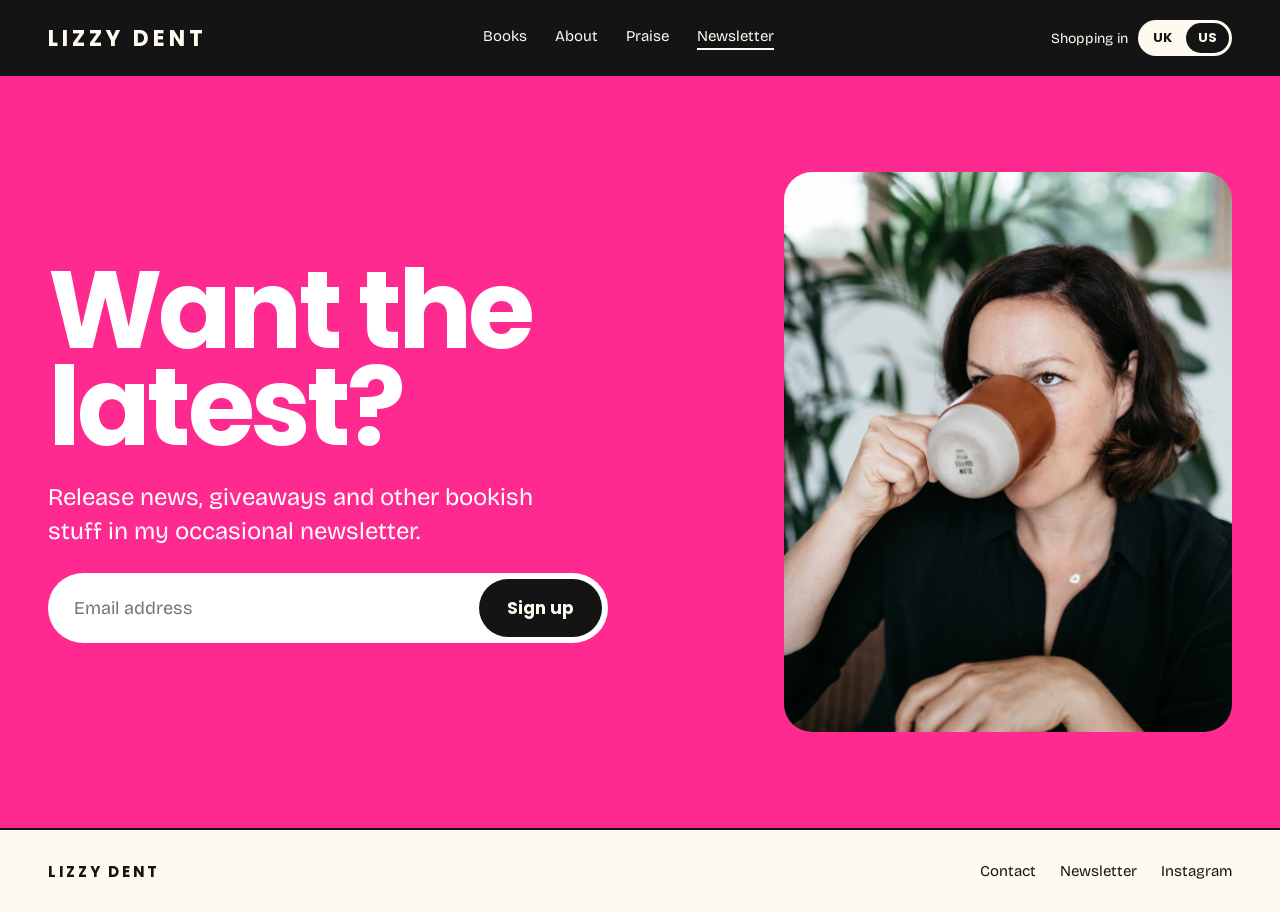
<file: newsletter.html>
<!DOCTYPE html>
<html lang="en">
<head>
<meta charset="utf-8">
<meta name="viewport" content="width=device-width, initial-scale=1">
<title>Newsletter · Lizzy Dent</title>
<meta name="description" content="Release news, giveaways and other bookish stuff from Lizzy Dent.">
<meta property="og:title" content="Newsletter · Lizzy Dent">
<meta property="og:description" content="Release news, giveaways and other bookish stuff from Lizzy Dent.">
<meta property="og:image" content="https://www.lizzydent.com/assets/photo-cup.jpg">
<link rel="preconnect" href="https://fonts.googleapis.com">
<link rel="preconnect" href="https://fonts.gstatic.com" crossorigin>
<link href="https://fonts.googleapis.com/css2?family=Bricolage+Grotesque:opsz,wght@12..96,400;12..96,600&family=Poppins:wght@600;700&display=swap" rel="stylesheet">
<link rel="stylesheet" href="styles.css">
<link rel="icon" href="favicon.svg" type="image/svg+xml">
<meta name="theme-color" content="#141414">
<script>(function(){var r=null;try{r=localStorage.getItem('ld-region');}catch(e){}if(!r){r=(navigator.language||'').toLowerCase()==='en-us'?'US':'UK';}document.documentElement.dataset.region=r;})();</script>
</head>
<body data-page="newsletter">
<header class="nav">
  <a class="logo" href="index.html">LIZZY DENT</a>
  <button class="menu-btn" aria-controls="site-nav">Menu</button>
  <nav class="links" id="site-nav">
    <a href="books.html" >Books</a>
    <a href="about.html" >About</a>
    <a href="praise.html" >Praise</a>
    <a href="newsletter.html" aria-current="page">Newsletter</a>
  </nav>
  <div class="region"><span>Shopping in</span><div class="switch"><button data-set-region="UK">UK</button><button data-set-region="US">US</button></div></div>
</header>
<main>

<section class="news-hero">
  <div>
    <h1>Want the latest?</h1>
    <p>Release news, giveaways and other bookish stuff in my occasional newsletter.</p>
    <form class="signup big" data-signup action="https://lizzydent.substack.com/subscribe" method="get" target="_blank">
  <input type="email" name="email" placeholder="Email address" required aria-label="Email address">
  <button type="submit">Sign up</button>
</form>
<p class="thanks" hidden>Almost there! Finish signing up in the Substack tab that just opened.</p>
  </div>
  <img src="assets/photo-sip.jpg" alt="Lizzy Dent">
</section>
</main>
<footer class="foot">
  <div class="logo">LIZZY DENT</div>
  <div class="foot-links"><a href="about.html#contact">Contact</a><a href="newsletter.html">Newsletter</a><a href="https://www.instagram.com/lizzy.dent/" target="_blank" rel="noopener">Instagram</a></div>
</footer>
<script src="script.js"></script>
</body>
</html>
</file>
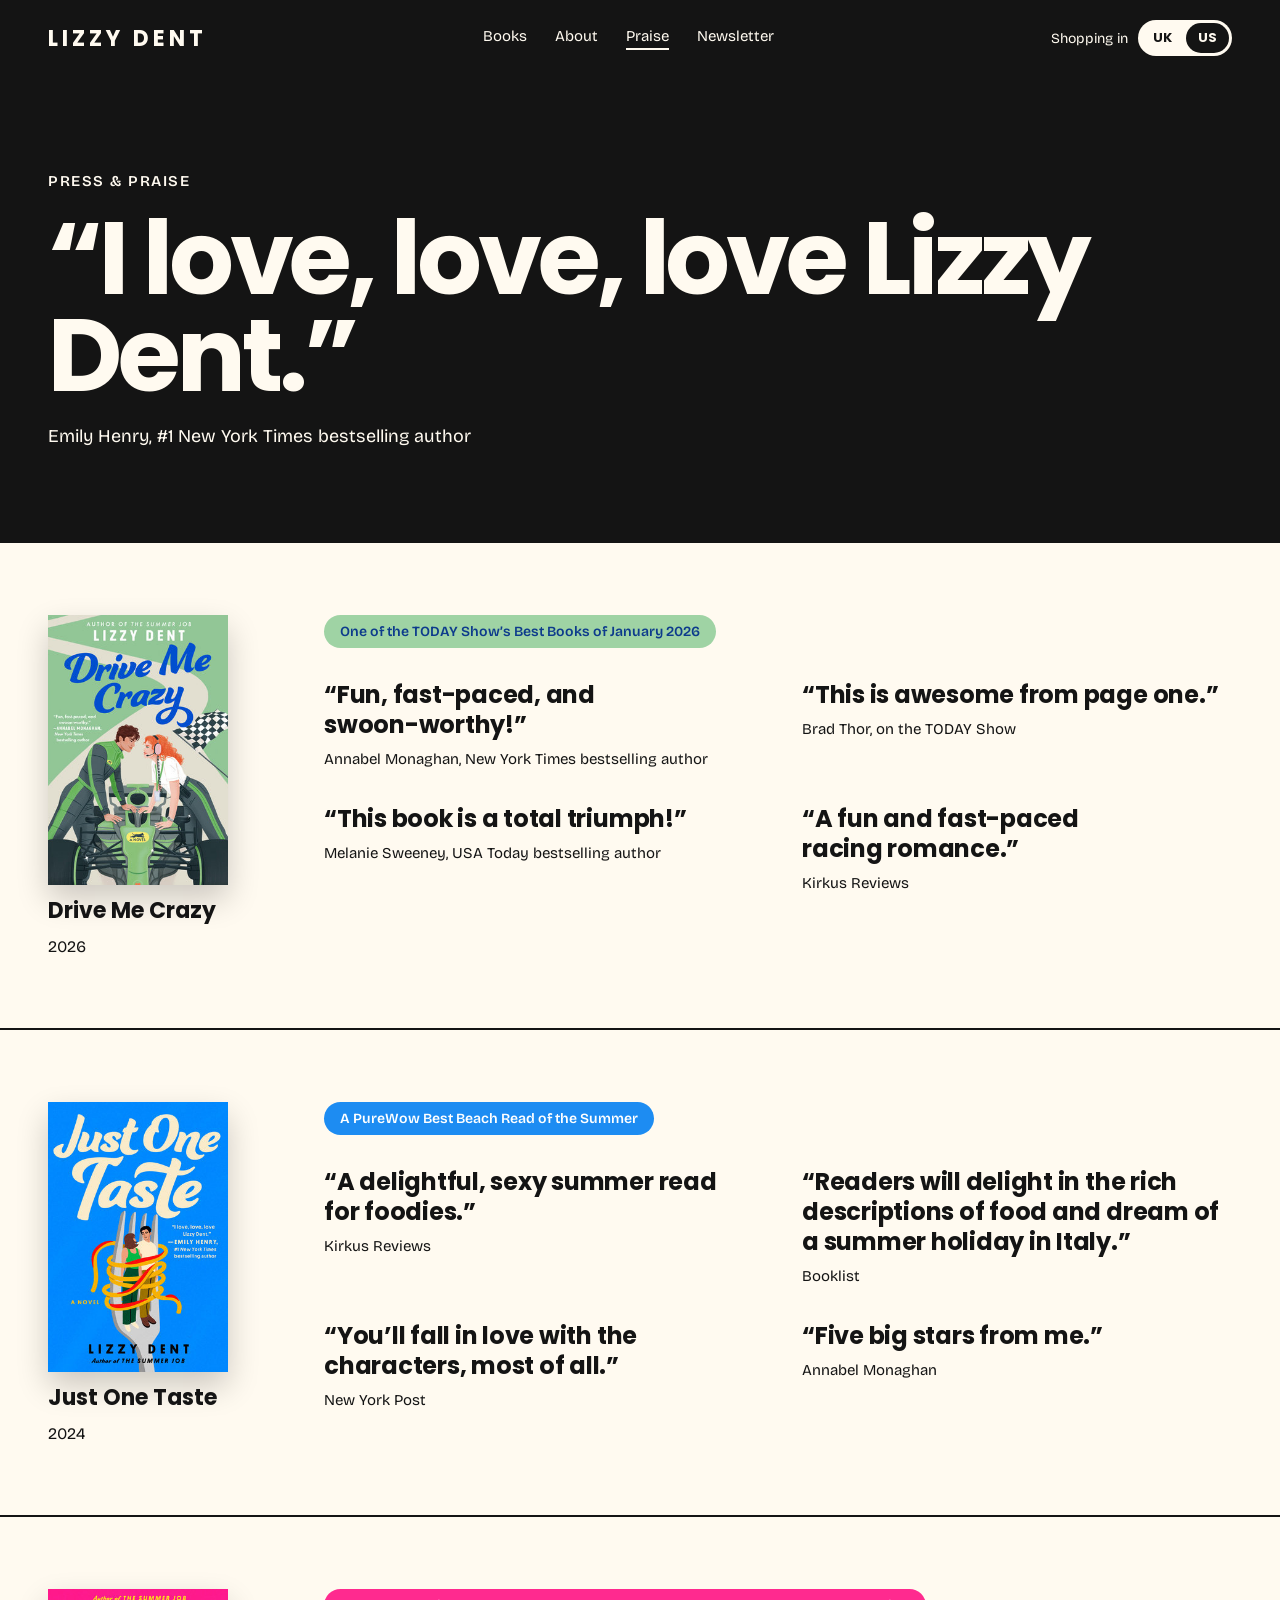
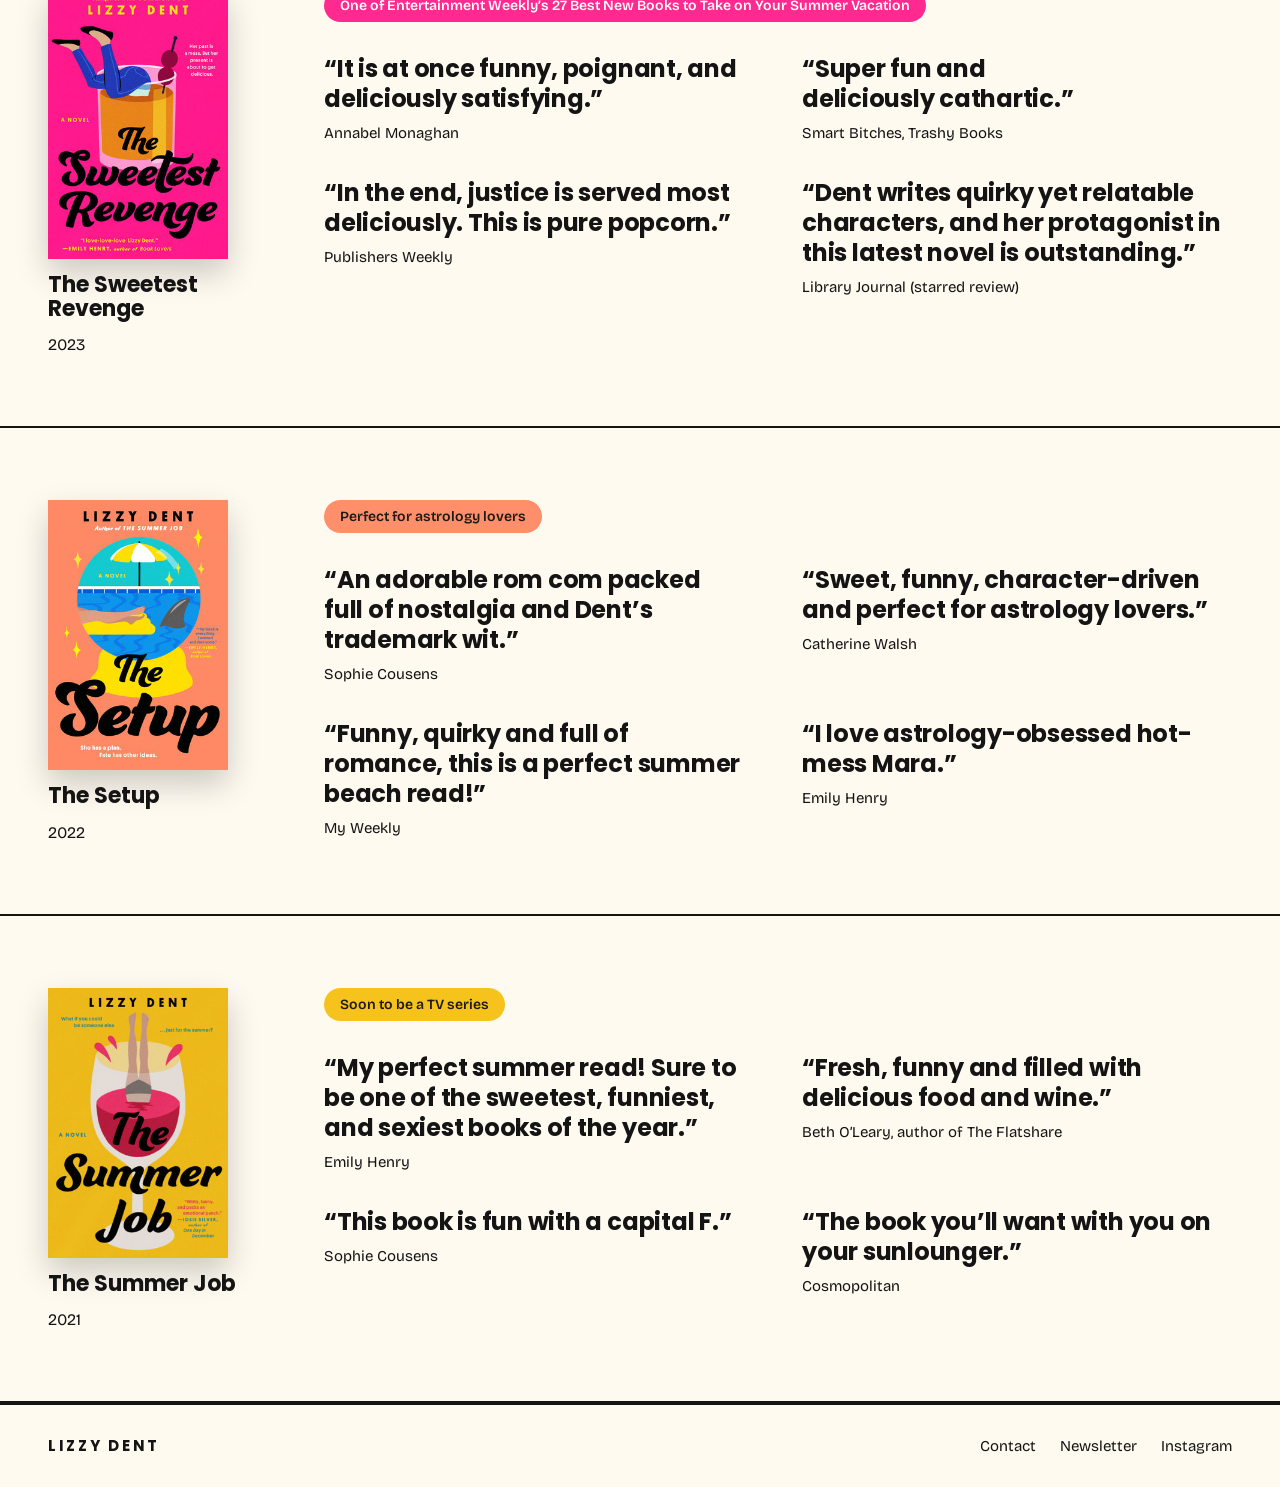
<file: praise.html>
<!DOCTYPE html>
<html lang="en">
<head>
<meta charset="utf-8">
<meta name="viewport" content="width=device-width, initial-scale=1">
<title>Praise · Lizzy Dent</title>
<meta name="description" content="Press and praise for Lizzy Dent’s novels.">
<meta property="og:title" content="Praise · Lizzy Dent">
<meta property="og:description" content="Press and praise for Lizzy Dent’s novels.">
<meta property="og:image" content="https://www.lizzydent.com/assets/photo-cup.jpg">
<link rel="preconnect" href="https://fonts.googleapis.com">
<link rel="preconnect" href="https://fonts.gstatic.com" crossorigin>
<link href="https://fonts.googleapis.com/css2?family=Bricolage+Grotesque:opsz,wght@12..96,400;12..96,600&family=Poppins:wght@600;700&display=swap" rel="stylesheet">
<link rel="stylesheet" href="styles.css">
<link rel="icon" href="favicon.svg" type="image/svg+xml">
<meta name="theme-color" content="#141414">
<script>(function(){var r=null;try{r=localStorage.getItem('ld-region');}catch(e){}if(!r){r=(navigator.language||'').toLowerCase()==='en-us'?'US':'UK';}document.documentElement.dataset.region=r;})();</script>
</head>
<body data-page="praise">
<header class="nav">
  <a class="logo" href="index.html">LIZZY DENT</a>
  <button class="menu-btn" aria-controls="site-nav">Menu</button>
  <nav class="links" id="site-nav">
    <a href="books.html" >Books</a>
    <a href="about.html" >About</a>
    <a href="praise.html" aria-current="page">Praise</a>
    <a href="newsletter.html" >Newsletter</a>
  </nav>
  <div class="region"><span>Shopping in</span><div class="switch"><button data-set-region="UK">UK</button><button data-set-region="US">US</button></div></div>
</header>
<main>

<section class="praise-hero">
  <div class="eyebrow">Press &amp; praise</div>
  <blockquote>“I love, love, love Lizzy Dent.”</blockquote>
  <p>Emily Henry, #1 New York Times bestselling author</p>
</section>
<section class="praise-book">
  <div class="praise-side"><img class=" uk" src="assets/uk-cover-drive-me-crazy.jpg" alt="Drive Me Crazy UK cover" ><img class=" us" src="assets/cover-drive-me-crazy.jpg" alt="Drive Me Crazy US cover" ><h2>Drive Me Crazy</h2><div>2026</div></div>
  <div>
    <div class="accolade tint" style="--bg-uk:#e6a2c9;--ink-uk:#123a8f;--bg-us:#9fd3a4;--ink-us:#0d3b8c">One of the TODAY Show’s Best Books of January 2026</div>
    <div class="praise-grid"><figure><blockquote>“Fun, fast-paced, and swoon-worthy!”</blockquote><figcaption>Annabel Monaghan, New York Times bestselling author</figcaption></figure><figure><blockquote>“This is awesome from page one.”</blockquote><figcaption>Brad Thor, on the TODAY Show</figcaption></figure><figure><blockquote>“This book is a total triumph!”</blockquote><figcaption>Melanie Sweeney, USA Today bestselling author</figcaption></figure><figure><blockquote>“A fun and fast-paced racing romance.”</blockquote><figcaption>Kirkus Reviews</figcaption></figure></div>
  </div>
</section>
<section class="praise-book">
  <div class="praise-side"><img class=" uk" src="assets/uk-cover-just-one-taste.jpg" alt="Just One Taste UK cover" ><img class=" us" src="assets/cover-just-one-taste.jpg" alt="Just One Taste US cover" ><h2>Just One Taste</h2><div>2024</div></div>
  <div>
    <div class="accolade tint" style="--bg-uk:#16a6e6;--ink-uk:#ffffff;--bg-us:#1d8cf2;--ink-us:#ffffff">A PureWow Best Beach Read of the Summer</div>
    <div class="praise-grid"><figure><blockquote>“A delightful, sexy summer read for foodies.”</blockquote><figcaption>Kirkus Reviews</figcaption></figure><figure><blockquote>“Readers will delight in the rich descriptions of food and dream of a summer holiday in Italy.”</blockquote><figcaption>Booklist</figcaption></figure><figure><blockquote>“You’ll fall in love with the characters, most of all.”</blockquote><figcaption>New York Post</figcaption></figure><figure><blockquote>“Five big stars from me.”</blockquote><figcaption>Annabel Monaghan</figcaption></figure></div>
  </div>
</section>
<section class="praise-book">
  <div class="praise-side"><img class=" uk" src="assets/uk-cover-sweetest-revenge.png" alt="The Sweetest Revenge UK cover" ><img class=" us" src="assets/cover-sweetest-revenge.jpg" alt="The Sweetest Revenge US cover" ><h2>The Sweetest Revenge</h2><div>2023</div></div>
  <div>
    <div class="accolade tint" style="--bg-uk:#ff2a8f;--ink-uk:#ffffff;--bg-us:#ff2a8f;--ink-us:#ffffff">One of Entertainment Weekly’s 27 Best New Books to Take on Your Summer Vacation</div>
    <div class="praise-grid"><figure><blockquote>“It is at once funny, poignant, and deliciously satisfying.”</blockquote><figcaption>Annabel Monaghan</figcaption></figure><figure><blockquote>“Super fun and deliciously cathartic.”</blockquote><figcaption>Smart Bitches, Trashy Books</figcaption></figure><figure><blockquote>“In the end, justice is served most deliciously. This is pure popcorn.”</blockquote><figcaption>Publishers Weekly</figcaption></figure><figure><blockquote>“Dent writes quirky yet relatable characters, and her protagonist in this latest novel is outstanding.”</blockquote><figcaption>Library Journal (starred review)</figcaption></figure></div>
  </div>
</section>
<section class="praise-book">
  <div class="praise-side"><img class=" uk" src="assets/uk-cover-setup.jpg" alt="The Setup UK cover" ><img class=" us" src="assets/cover-setup.jpg" alt="The Setup US cover" ><h2>The Setup</h2><div>2022</div></div>
  <div>
    <div class="accolade tint" style="--bg-uk:#4a22b8;--ink-uk:#ffffff;--bg-us:#ff8f6b;--ink-us:#1d1a17">Perfect for astrology lovers</div>
    <div class="praise-grid"><figure><blockquote>“An adorable rom com packed full of nostalgia and Dent’s trademark wit.”</blockquote><figcaption>Sophie Cousens</figcaption></figure><figure><blockquote>“Sweet, funny, character-driven and perfect for astrology lovers.”</blockquote><figcaption>Catherine Walsh</figcaption></figure><figure><blockquote>“Funny, quirky and full of romance, this is a perfect summer beach read!”</blockquote><figcaption>My Weekly</figcaption></figure><figure><blockquote>“I love astrology-obsessed hot-mess Mara.”</blockquote><figcaption>Emily Henry</figcaption></figure></div>
  </div>
</section>
<section class="praise-book">
  <div class="praise-side"><img class=" uk" src="assets/uk-cover-summer-job.jpg" alt="The Summer Job UK cover" ><img class=" us" src="assets/cover-summer-job.jpg" alt="The Summer Job US cover" ><h2>The Summer Job</h2><div>2021</div></div>
  <div>
    <div class="accolade tint" style="--bg-uk:#fcc400;--ink-uk:#1d1a17;--bg-us:#f5c31c;--ink-us:#1d1a17">Soon to be a TV series</div>
    <div class="praise-grid"><figure><blockquote>“My perfect summer read! Sure to be one of the sweetest, funniest, and sexiest books of the year.”</blockquote><figcaption>Emily Henry</figcaption></figure><figure><blockquote>“Fresh, funny and filled with delicious food and wine.”</blockquote><figcaption>Beth O’Leary, author of The Flatshare</figcaption></figure><figure><blockquote>“This book is fun with a capital F.”</blockquote><figcaption>Sophie Cousens</figcaption></figure><figure><blockquote>“The book you’ll want with you on your sunlounger.”</blockquote><figcaption>Cosmopolitan</figcaption></figure></div>
  </div>
</section>
</main>
<footer class="foot">
  <div class="logo">LIZZY DENT</div>
  <div class="foot-links"><a href="about.html#contact">Contact</a><a href="newsletter.html">Newsletter</a><a href="https://www.instagram.com/lizzy.dent/" target="_blank" rel="noopener">Instagram</a></div>
</footer>
<script src="script.js"></script>
</body>
</html>
</file>
<file: styles.css>
*{box-sizing:border-box}
[hidden]{display:none!important}
html{-webkit-text-size-adjust:100%}
body{margin:0;background:#fffaf0;color:#141414;font-family:'Bricolage Grotesque',system-ui,sans-serif;-webkit-font-smoothing:antialiased}
a{color:inherit;text-decoration:none}
a:hover{text-decoration:underline}
img{max-width:100%;display:block}
h1,h2,blockquote,.logo,.pill,button{font-family:'Poppins',system-ui,sans-serif;font-weight:700}
h1,h2{margin:0;letter-spacing:-.035em}
p{margin:0}
.wrap{max-width:1280px;margin:0 auto}
main>section{padding-left:max(48px,calc((100vw - 1184px)/2));padding-right:max(48px,calc((100vw - 1184px)/2))}
[id]{scroll-margin-top:90px}

/* region */
[data-region="UK"] .us,[data-region="US"] .uk,[data-region="UK"] .us-i,[data-region="US"] .uk-i{display:none!important}
[data-region="UK"] .tint{--bg:var(--bg-uk);--ink:var(--ink-uk)}
[data-region="US"] .tint{--bg:var(--bg-us);--ink:var(--ink-us)}
.tint{background:var(--bg);color:var(--ink)}

/* nav */
.nav{display:flex;align-items:center;justify-content:space-between;gap:24px;padding:20px 48px;background:#141414;color:#fffaf0;position:sticky;top:0;z-index:10}
.logo{font-size:22px;letter-spacing:.18em}
.links{display:flex;gap:28px;font-size:15px}
.links a{padding-bottom:3px;border-bottom:2px solid transparent}
.links a[aria-current]{border-color:#fffaf0}
.links a:hover{text-decoration:none;border-color:rgba(255,250,240,.5)}
.region{display:flex;align-items:center;gap:10px;font-size:14px}
.switch{display:flex;gap:2px;background:#fffaf0;border-radius:999px;padding:3px}
.switch button{border:0;border-radius:999px;padding:5px 12px;background:transparent;color:#141414;font-size:13px;cursor:pointer}
[data-region="UK"] [data-set-region="UK"],[data-region="US"] [data-set-region="US"]{background:#141414;color:#fffaf0}
.menu-btn{display:none;background:none;border:2px solid #fffaf0;color:#fffaf0;border-radius:999px;padding:6px 14px;font-size:14px;cursor:pointer}

/* shared */
.eyebrow{font-size:15px;font-weight:600;letter-spacing:.1em;text-transform:uppercase}
.buy{display:flex;flex-wrap:wrap;gap:10px}
.pill{display:inline-block;white-space:nowrap;padding:15px 24px;border-radius:999px;font-size:16px;background:var(--ink,#141414);color:var(--bg,#fffaf0)}
.pill:hover{text-decoration:none;opacity:.88}
.pill.dark{background:#141414;color:#fffaf0}
.pill.outline{background:transparent;color:#141414;border:2px solid #141414;padding:13px 22px}
.underline{text-decoration:underline;font-family:'Poppins',sans-serif;font-weight:700;font-size:17px}
.row{display:flex;gap:10px;flex-wrap:wrap}

/* hero */
.hero{display:grid;grid-template-columns:1.1fr .9fr;gap:48px;align-items:center;padding-top:64px;padding-bottom:64px;background:#141414;color:#fffaf0}
.hero h1{font-size:clamp(72px,10vw,132px);line-height:.9}
.hero-text{display:flex;flex-direction:column;gap:28px}
.hero-text p{font-size:24px;line-height:1.35;max-width:520px}
.mini{display:flex;gap:14px;flex-wrap:wrap}
.mini a{width:72px;box-shadow:0 6px 16px rgba(0,0,0,.35)}
.mini img{width:72px;aspect-ratio:2/3;object-fit:cover}
.hero-photo{width:100%;aspect-ratio:4/5;object-fit:cover;object-position:center 30%;border-radius:28px}

/* bands */
.band{display:flex;gap:88px;align-items:center;padding-top:80px;padding-bottom:80px;scroll-margin-top:80px}
.band.flip{flex-direction:row-reverse}
.band-cover{flex:none;width:300px;box-shadow:0 24px 50px rgba(0,0,0,.28)}
.band-cover img{width:300px;aspect-ratio:2/3;object-fit:cover}
.band-text{display:flex;flex-direction:column;gap:18px;flex:1;min-width:0}
.band h2{font-size:clamp(48px,6.5vw,84px);line-height:.95}
.blurb{font-size:20px;line-height:1.45;max-width:560px;text-wrap:pretty}
.band blockquote{margin:8px 0 6px;max-width:560px}
.band blockquote p{font-size:26px;line-height:1.25;letter-spacing:-.01em;text-wrap:pretty}
.band cite{display:block;margin-top:6px;font-family:'Bricolage Grotesque',sans-serif;font-style:normal;font-weight:600;font-size:15px}

/* quotes */
.quotes{background:#141414;color:#fffaf0;display:grid;grid-template-columns:1fr 1fr;gap:56px 80px;padding-top:96px;padding-bottom:96px}
.quotes figure,.praise-grid figure{margin:0;display:flex;flex-direction:column;gap:10px}
.quotes blockquote{margin:0;font-size:clamp(28px,3.3vw,42px);line-height:1.1;letter-spacing:-.02em}
.quotes figcaption{font-size:16px}

/* about + news */
.about-news{display:grid;grid-template-columns:1fr 1fr;gap:56px;padding-top:96px;padding-bottom:96px}
.about-news>div:first-child{display:flex;flex-direction:column;gap:16px;align-items:flex-start}
.lead{font-size:22px;line-height:1.45;text-wrap:pretty}
.news-card{background:#f5c31c;border-radius:28px;padding:40px;display:flex;flex-direction:column;gap:16px}
.news-card h2{font-size:44px;line-height:1}
.news-card p{font-size:18px;line-height:1.45}
.signup{display:flex;gap:8px;background:#fffaf0;border-radius:999px;padding:6px}
.signup input{flex:1;min-width:0;border:0;background:transparent;padding:0 16px;font:inherit;font-size:16px;outline:none;color:#141414}
.signup button{background:#141414;color:#fffaf0;border:0;border-radius:999px;padding:14px 24px;font-size:16px;cursor:pointer}
.thanks{font-family:'Poppins',sans-serif;font-weight:700;font-size:22px}

/* page heads */
.page-head{display:flex;justify-content:space-between;align-items:flex-end;gap:48px;padding-top:80px;padding-bottom:48px}
h1{font-size:clamp(64px,8.5vw,112px);line-height:.9}
.page-head p{font-size:20px;line-height:1.45;max-width:420px}

/* tiles */
.tiles{display:grid;grid-template-columns:repeat(6,1fr);gap:20px;padding-bottom:96px}
.tile{border-radius:24px;padding:40px;display:flex;flex-direction:column;gap:16px}
.span2{grid-column:span 2}.span3{grid-column:span 3}
.tile-cover{align-self:center;width:200px;margin-bottom:12px;box-shadow:0 20px 40px rgba(0,0,0,.28)}
.tile-cover img{width:200px;aspect-ratio:2/3;object-fit:cover}
.tile h2{font-size:36px;line-height:1}
.tile p{font-size:16px;line-height:1.5}
.tile .tile-quote{font-family:'Poppins',sans-serif;font-weight:700;font-size:17px;line-height:1.3}
.tile-quote span{font-family:'Bricolage Grotesque',sans-serif;font-weight:600;font-size:14px}
.tile .buy{margin-top:auto;padding-top:8px}
.tile .pill{padding:12px 20px;font-size:15px}
.aside{padding-bottom:96px}
.aside>*{max-width:720px}
.aside{display:flex;flex-direction:column;gap:12px;border-top:2px solid #141414;margin:0 max(48px,calc((100vw - 1184px)/2));padding:40px 0 96px!important}
.aside p{font-size:20px;line-height:1.5}

/* about */
.about{display:grid;grid-template-columns:1fr 1fr;gap:72px;align-items:start;padding-top:80px;padding-bottom:96px}
.about>div{display:flex;flex-direction:column;gap:24px}
.about .lead{font-family:'Poppins',sans-serif;font-weight:600;font-size:28px;line-height:1.3;letter-spacing:-.01em;margin-top:12px}
.about p{font-size:20px;line-height:1.55;text-wrap:pretty}
.contact{display:flex;flex-direction:column;gap:10px;border-top:2px solid #141414;padding-top:24px;margin-top:8px}
.contact .underline{font-size:inherit;overflow-wrap:anywhere}
.about img{width:100%;aspect-ratio:4/5;object-fit:cover;border-radius:28px}

/* praise */
.praise-hero{background:#141414;color:#fffaf0;padding-top:96px;padding-bottom:96px;display:flex;flex-direction:column;gap:20px}
.praise-hero blockquote{margin:0;font-size:clamp(52px,8vw,104px);line-height:.95;letter-spacing:-.04em}
.praise-hero p{font-size:18px}
.praise-book{display:grid;grid-template-columns:220px 1fr;gap:56px;padding-top:72px;padding-bottom:72px;border-bottom:2px solid #141414}
.praise-side{display:flex;flex-direction:column;gap:14px}
.praise-side img{width:180px;aspect-ratio:2/3;object-fit:cover;box-shadow:0 14px 30px rgba(0,0,0,.2)}
.praise-side h2{font-size:22px;line-height:1.1;letter-spacing:0}
.accolade{display:inline-block;border-radius:999px;padding:8px 16px;font-size:14px;font-weight:600;margin-bottom:32px}
.praise-grid{display:grid;grid-template-columns:1fr 1fr;gap:36px 48px}
.praise-grid blockquote{margin:0;font-size:24px;line-height:1.25;letter-spacing:-.01em;text-wrap:pretty}
.praise-grid figcaption{font-size:15px}

/* newsletter page */
.news-hero{background:#ff2a8f;color:#fff;display:grid;grid-template-columns:1.2fr .8fr;gap:64px;align-items:center;padding-top:96px;padding-bottom:96px}
.news-hero>div{display:flex;flex-direction:column;gap:24px}
.news-hero p{font-size:24px;line-height:1.4;max-width:540px}
.news-hero img{width:100%;aspect-ratio:4/5;object-fit:cover;border-radius:28px}
.signup.big{background:#fff;max-width:560px}
.signup.big input{font-size:18px;padding:0 20px}
.signup.big button{padding:16px 28px;font-size:17px}
.news-hero .thanks{font-size:32px}

/* footer */
.foot{display:flex;justify-content:space-between;align-items:center;gap:24px;padding:24px 48px;border-top:2px solid #141414;font-size:15px}
.foot .logo{font-size:15px}
.foot-links{display:flex;gap:24px}
.foot-links a{padding:8px 0}

/* tablet */
@media (max-width:1000px){
  .band,.band.flip{gap:48px}
  .band-cover,.band-cover img{width:220px}
  .tiles{grid-template-columns:1fr 1fr}
  .span2,.span3{grid-column:span 1}
  .region span{display:none}
}
/* mobile */
@media (max-width:760px){
  main>section{padding-left:22px;padding-right:22px}
  .nav{padding:12px 22px;flex-wrap:wrap;gap:10px}
  .logo{font-size:18px;margin-right:auto}
  .menu-btn{display:block;order:3}
  .links{display:none;order:4;width:100%;flex-direction:column;gap:0;padding:6px 0;font-size:18px}
  .links a{padding:10px 0;align-self:flex-start}
  .menu-open .links{display:flex}
  .region{order:2}
  .switch button{padding:7px 12px}
  .hero,.about,.about-news,.news-hero{grid-template-columns:1fr;gap:32px}
  .hero{padding-top:40px;padding-bottom:48px}
  .hero-text p{font-size:19px}
  .mini{display:grid;grid-template-columns:repeat(5,1fr);gap:10px;max-width:320px}
  .mini a,.mini img{width:100%}
  .band,.band.flip{flex-direction:column;align-items:flex-start;gap:32px;padding-top:56px;padding-bottom:56px}
  .band-cover{align-self:center}
  .band-cover,.band-cover img{width:200px}
  .blurb{font-size:17px}
  .band blockquote p{font-size:21px}
  .pill{padding:13px 20px;font-size:15px}
  .quotes{grid-template-columns:1fr;gap:36px;padding-top:64px;padding-bottom:64px}
  .about-news{padding-top:64px;padding-bottom:64px}
  .news-card{padding:28px}
  .news-card h2{font-size:34px}
  .page-head{flex-direction:column;align-items:flex-start;gap:20px;padding-top:48px}
  .page-head p{font-size:17px}
  .tiles{grid-template-columns:1fr}
  .tile{padding:28px}
  .aside{margin:0 22px}
  .about{padding-top:48px}
  .about .lead{font-size:23px}
  .about p{font-size:17px}
  .praise-book{grid-template-columns:1fr;gap:24px;padding-top:48px;padding-bottom:48px}
  .praise-side{flex-direction:row;align-items:center;gap:16px}
  .praise-side img{width:80px}
  .praise-grid{grid-template-columns:1fr;gap:28px}
  .praise-grid blockquote{font-size:20px}
  .news-hero{padding-top:56px;padding-bottom:56px}
  .news-hero p{font-size:19px}
  .signup{flex-wrap:wrap;border-radius:24px}
  .signup input{padding:12px 16px}
  .signup button{width:100%}
  .foot{flex-direction:column;align-items:flex-start;padding:24px 22px}
}
/* small phones */
@media (max-width:370px){
  .nav{padding:12px 16px;gap:8px}
  main>section{padding-left:16px;padding-right:16px}
  .aside{margin:0 16px}
  .logo{font-size:15px;letter-spacing:.12em}
  .switch button{padding:7px 10px}
  .menu-btn{padding:6px 12px}
}
</file>
